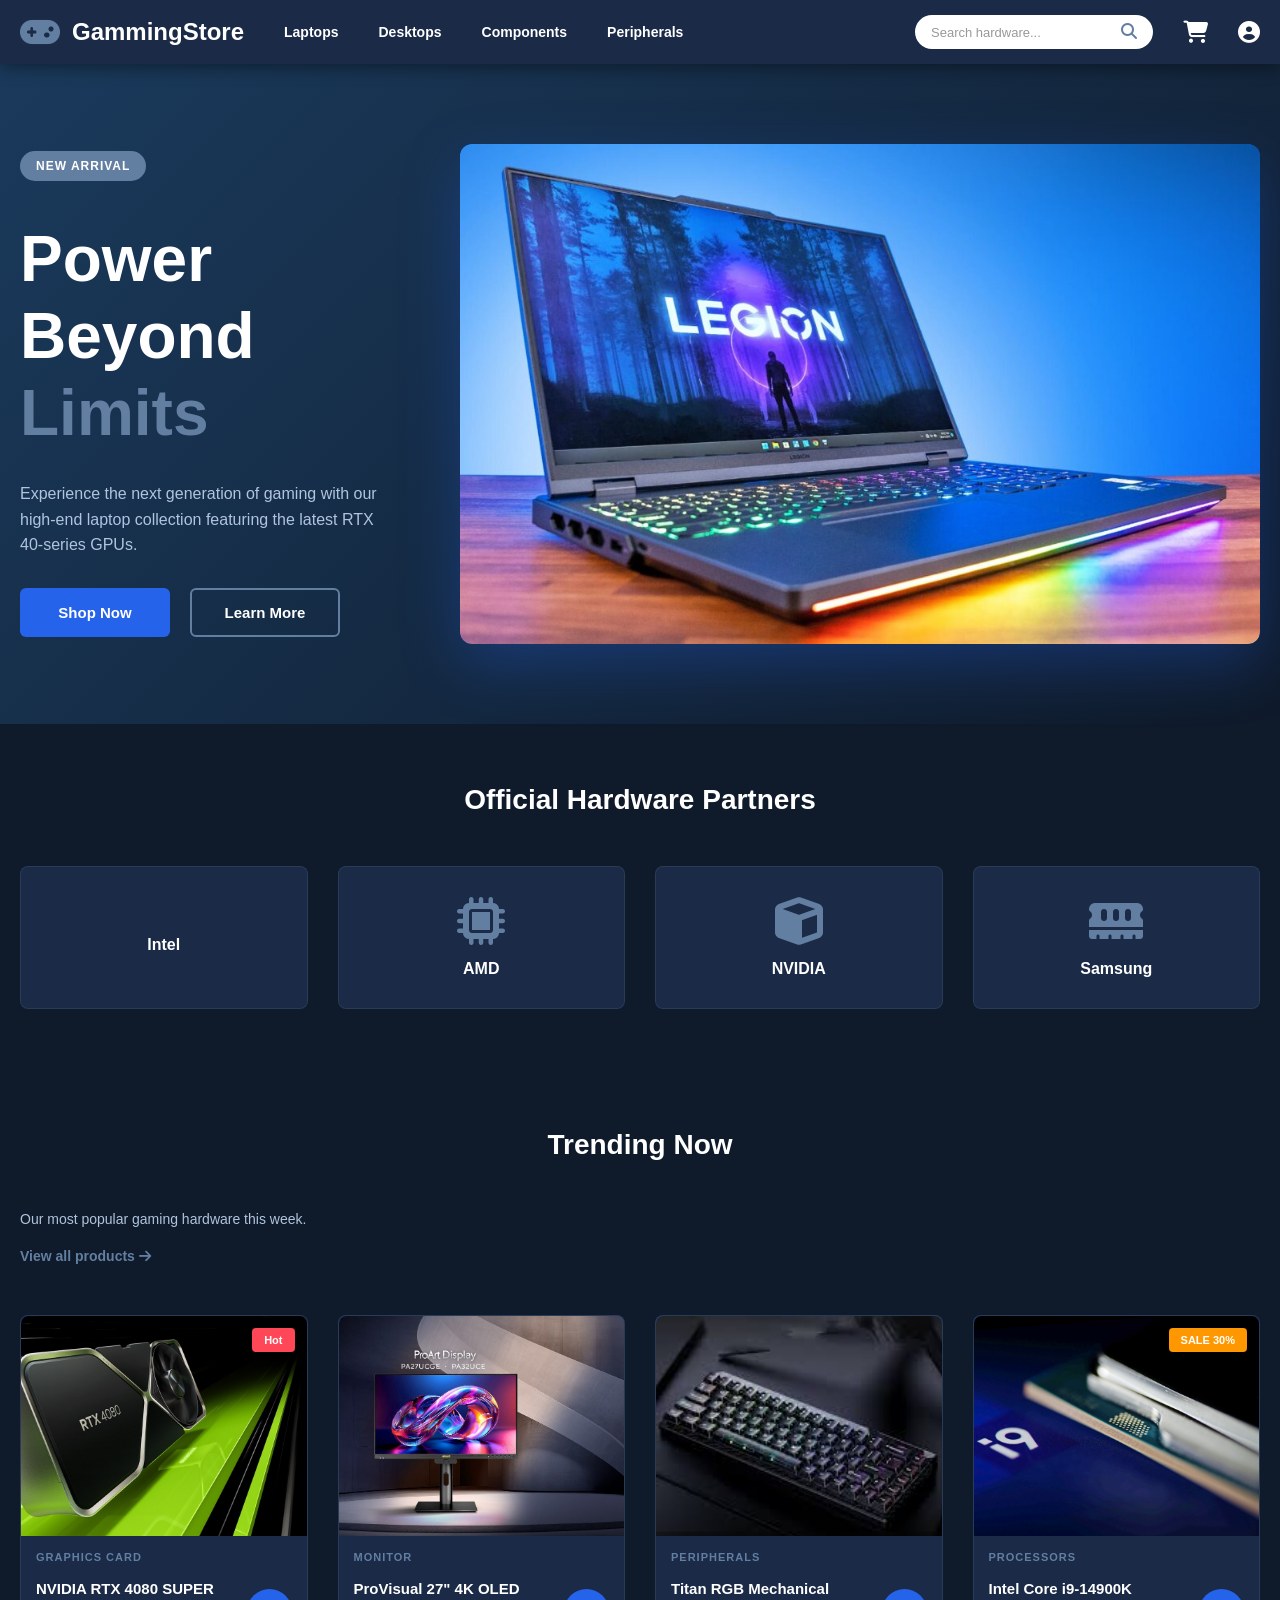
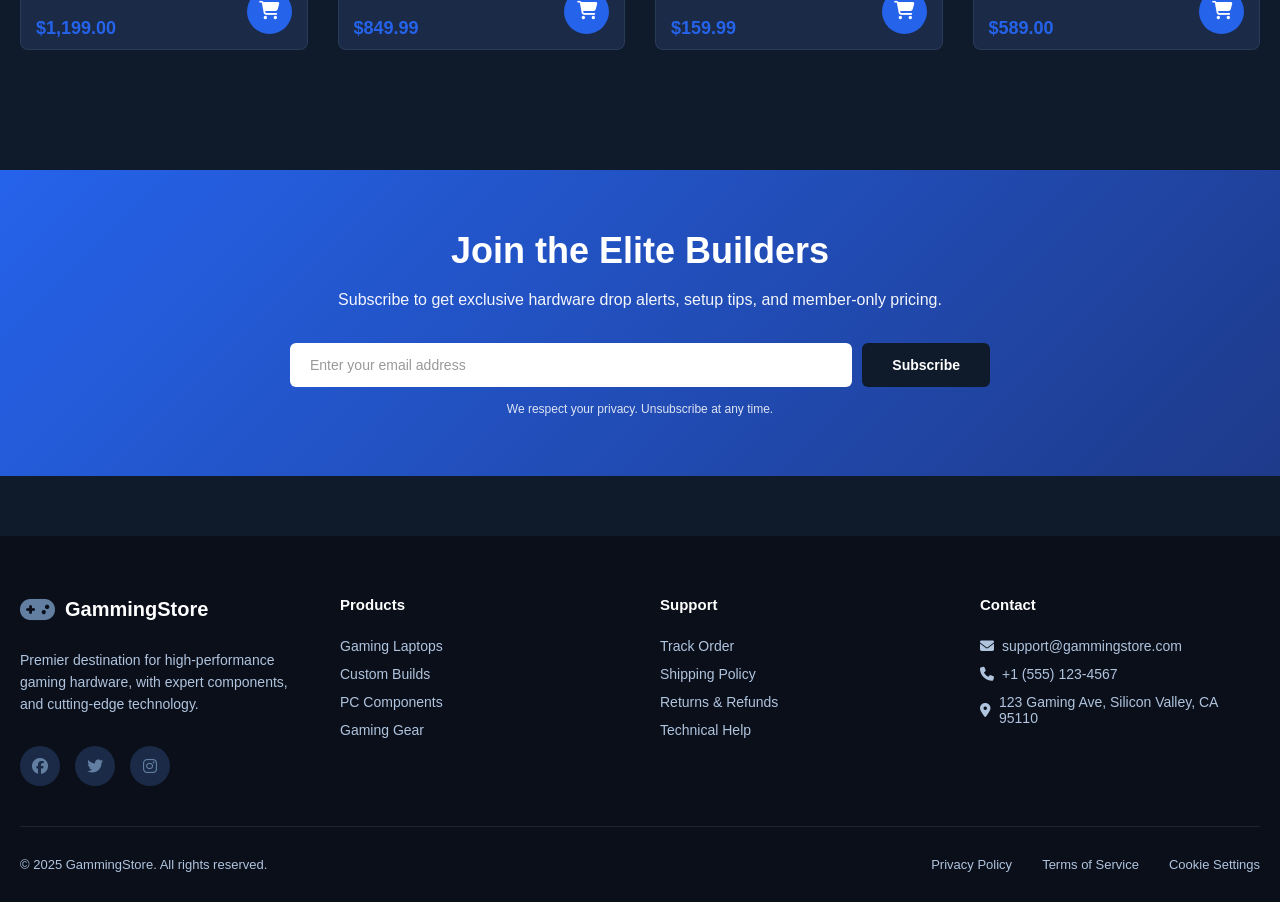
<file: GammingStore/Index.html>
<!DOCTYPE html>
<html lang="en">
<head>
    <meta charset="UTF-8">
    <meta name="viewport" content="width=device-width, initial-scale=1.0">
    <title>GammingStore - Gaming Hardware & Components</title>
    <link rel="stylesheet" href="GammingStore.css">
    <link rel="stylesheet" href="https://cdnjs.cloudflare.com/ajax/libs/font-awesome/6.4.0/css/all.min.css">
</head>
<body>
    <!-- Navigation Bar -->
    <section class="Header-Container">
        <div class="Nav-Wrapper">
            <nav class="Nav-Bar">
                <div class="Logo-Container">
                    <i class="fas fa-gamepad logo-icon"></i>
                    <h1 class="logo-text">GammingStore</h1>
                </div>
                <ul class="Nav-List">
                    <li><a href="#">Laptops</a></li>
                    <li><a href="#">Desktops</a></li>
                    <li><a href="#">Components</a></li>
                    <li><a href="#">Peripherals</a></li>
                </ul>
                <div class="Right-Section">
                    <div class="search-container">
                        <input type="text" class="search-bar" placeholder="Search hardware...">
                        <button class="search-btn">
                            <i class="fas fa-search"></i>
                        </button>
                    </div>
                    <a href="#" class="icon-link">
                        <i class="fas fa-shopping-cart"></i>
                    </a>
                    <a href="#" class="icon-link">
                        <i class="fas fa-user-circle"></i>
                    </a>
                </div>
            </nav>
        </div>
    </section>

    <!-- Hero Section -->
    <section class="Hero-Section">
        <div class="Hero-Content">
            <div class="Hero-Text">
                <span class="new-arrival-badge">NEW ARRIVAL</span>
                <h2 class="hero-title">Power<br>Beyond<br><span class="highlight">Limits</span></h2>
                <p class="hero-description">Experience the next generation of gaming with our high-end laptop collection featuring the latest RTX 40-series GPUs.</p>
                <div class="hero-buttons">
                    <button class="btn btn-primary">Shop Now</button>
                    <button class="btn btn-secondary">Learn More</button>
                </div>
            </div>
            <div class="Hero-Image">
                <div class="laptop-image">
                    <img src="img/Lenovo.jpg" alt="Gaming Laptop" class="hero-img">
                </div>
            </div>
        </div>
    </section>

    <!-- Official Partners Section -->
    <section class="Partners-Section">
        <h3 class="section-title">Official Hardware Partners</h3>
        <div class="Partners-Grid">
            <div class="partner-card">
                <i class="fab fa-intel"></i>
                <p>Intel</p>
            </div>
            <div class="partner-card">
                <i class="fas fa-microchip"></i>
                <p>AMD</p>
            </div>
            <div class="partner-card">
                <i class="fas fa-cube"></i>
                <p>NVIDIA</p>
            </div>
            <div class="partner-card">
                <i class="fas fa-memory"></i>
                <p>Samsung</p>
            </div>
        </div>
    </section>

    <!-- Trending Now Section -->
    <section class="Trending-Section">
        <div class="Trending-Header">
            <h3 class="section-title">Trending Now</h3>
            <p class="trending-subtitle">Our most popular gaming hardware this week.</p>
            <a href="#" class="view-all-link">View all products <i class="fas fa-arrow-right"></i></a>
        </div>
        <div class="Products-Grid">
            <div class="product-card">
                <div class="product-badge">Hot</div>
                <div class="product-image">
                    <img src="img/40.jpg" alt="" class="product-img" style="object-position: right center;">
                </div>
                <div class="product-category">GRAPHICS CARD</div>
                <h4 class="product-name">NVIDIA RTX 4080 SUPER</h4>
                <p class="product-price">$1,199.00</p>
                <button class="add-to-cart">
                    <i class="fas fa-shopping-cart"></i>
                </button>
            </div>

            <div class="product-card">
                <div class="product-image">
                    <img src="img/Display.jpg" alt="" class="product-img"style="object-position: right center;">
                </div>
                <div class="product-category">MONITOR</div>
                <h4 class="product-name">ProVisual 27" 4K OLED</h4>
                <p class="product-price">$849.99</p>
                <button class="add-to-cart">
                    <i class="fas fa-shopping-cart"></i>
                </button>
            </div>

            <div class="product-card">
                <div class="product-image">
                   <img src="img/keyboard.jpg" alt="" class="product-img"style="object-position: right center;">
                </div>
                <div class="product-category">PERIPHERALS</div>
                <h4 class="product-name">Titan RGB Mechanical</h4>
                <p class="product-price">$159.99</p>
                <button class="add-to-cart">
                    <i class="fas fa-shopping-cart"></i>
                </button>
            </div>

            <div class="product-card">
                <div class="product-badge sale">SALE 30%</div>
                <div class="product-image">
                  <img src="img/core.jpg" alt="" class="product-img"style="object-position: right center;">
                </div>
                <div class="product-category">PROCESSORS</div>
                <h4 class="product-name">Intel Core i9-14900K</h4>
                <p class="product-price">$589.00</p>
                <button class="add-to-cart">
                    <i class="fas fa-shopping-cart"></i>
                </button>
            </div>
        </div>
    </section>

    <!-- Newsletter Section -->
    <section class="Newsletter-Section">
        <div class="Newsletter-Content">
            <div class="Newsletter-Text">
                <h2>Join the Elite Builders</h2>
                <p>Subscribe to get exclusive hardware drop alerts, setup tips, and member-only pricing.</p>
            </div>
            <form class="newsletter-form">
                <input type="email" placeholder="Enter your email address" required>
                <button type="submit" class="subscribe-btn">Subscribe</button>
            </form>
            <p class="privacy-text">We respect your privacy. Unsubscribe at any time.</p>
        </div>
    </section>

    <!-- Footer -->
    <footer class="Footer">
        <div class="Footer-Content">
            <div class="footer-column">
                <div class="footer-logo">
                    <i class="fas fa-gamepad"></i>
                    <span>GammingStore</span>
                </div>
                <p class="footer-description">Premier destination for high-performance gaming hardware, with expert components, and cutting-edge technology.</p>
                <div class="social-links">
                    <a href="#"><i class="fab fa-facebook"></i></a>
                    <a href="#"><i class="fab fa-twitter"></i></a>
                    <a href="#"><i class="fab fa-instagram"></i></a>
                </div>
            </div>

            <div class="footer-column">
                <h4>Products</h4>
                <ul>
                    <li><a href="#">Gaming Laptops</a></li>
                    <li><a href="#">Custom Builds</a></li>
                    <li><a href="#">PC Components</a></li>
                    <li><a href="#">Gaming Gear</a></li>
                </ul>
            </div>

            <div class="footer-column">
                <h4>Support</h4>
                <ul>
                    <li><a href="#">Track Order</a></li>
                    <li><a href="#">Shipping Policy</a></li>
                    <li><a href="#">Returns & Refunds</a></li>
                    <li><a href="#">Technical Help</a></li>
                </ul>
            </div>

            <div class="footer-column">
                <h4>Contact</h4>
                <ul>
                    <li><a href="mailto:support@gammingstore.com"><i class="fas fa-envelope"></i> support@gammingstore.com</a></li>
                    <li><a href="tel:+1234567890"><i class="fas fa-phone"></i> +1 (555) 123-4567</a></li>
                    <li><a href="#"><i class="fas fa-map-marker-alt"></i> 123 Gaming Ave, Silicon Valley, CA 95110</a></li>
                </ul>
            </div>
        </div>

        <div class="Footer-Bottom">
            <p>&copy; 2025 GammingStore. All rights reserved.</p>
            <div class="footer-links">
                <a href="#">Privacy Policy</a>
                <a href="#">Terms of Service</a>
                <a href="#">Cookie Settings</a>
            </div>
        </div>
    </footer>
</body>
</html>
</file>
<file: GammingStore/GammingStore.css>
/* ===== GENERAL STYLES ===== */
* {
   margin: 0;
   padding: 0;
   box-sizing: border-box;
}

body {
   font-family: 'Segoe UI', Tahoma, Geneva, Verdana, sans-serif;
   background-color: #0f1a2a;
   color: #ffffff;
}

/* ===== HEADER & NAVIGATION ===== */
.Header-Container {
   width: 100%;
   background-color: #1a2a47;
   box-shadow: 0px 4px 16px rgba(0, 0, 0, 0.4);
   position: sticky;
   top: 0;
   z-index: 1000;
}

.Nav-Wrapper {
   max-width: 1400px;
   margin: 0 auto;
   padding: 0 20px;
}

.Nav-Bar {
   display: flex;
   align-items: center;
   justify-content: space-between;
   padding: 15px 0;
   gap: 40px;
}

.Logo-Container {
   display: flex;
   align-items: center;
   gap: 12px;
   flex-shrink: 0;
}

.logo-icon {
   font-size: 32px;
   color: #627fa2;
   transition: transform 0.3s ease, color 0.3s ease;
}

.logo-icon:hover {
   transform: rotate(10deg);
   color: #5a9fd4;
}

.logo-text {
   font-size: 24px;
   font-weight: bold;
   color: #ffffff;
}

.Nav-List {
   list-style: none;
   display: flex;
   gap: 40px;
   margin: 0;
   padding: 0;
   flex: 1;
}

.Nav-List li {
   display: inline-block;
}

.Nav-List a {
   text-decoration: none;
   font-size: 14px;
   font-weight: 600;
   color: #ffffff;
   transition: color 0.3s ease;
}

.Nav-List a:hover {
   color: #627fa2;
}

.Right-Section {
   display: flex;
   align-items: center;
   gap: 30px;
   flex-shrink: 0;
}

.search-container {
   display: flex;
   align-items: center;
   background-color: #ffffff;
   border-radius: 25px;
   padding: 8px 16px;
   gap: 10px;
   transition: box-shadow 0.3s ease;
}

.search-container:hover {
   box-shadow: 0px 4px 16px rgba(98, 127, 162, 0.3);
}

.search-bar {
   border: none;
   background: transparent;
   outline: none;
   width: 180px;
   font-size: 13px;
   color: #333;
   font-weight: 500;
}

.search-bar::placeholder {
   color: #999;
}

.search-bar:focus {
   width: 220px;
}

.search-btn {
   background: none;
   border: none;
   cursor: pointer;
   font-size: 16px;
   color: #627fa2;
   transition: color 0.3s ease, transform 0.3s ease;
}

.search-btn:hover {
   color: #333;
   transform: scale(1.1);
}

.icon-link {
   font-size: 22px;
   color: #ffffff;
   text-decoration: none;
   transition: color 0.3s ease, transform 0.3s ease;
   display: flex;
   align-items: center;
}

.icon-link:hover {
   color: #627fa2;
   transform: scale(1.15);
}

/* ===== HERO SECTION ===== */
.Hero-Section {
   background: linear-gradient(135deg, #1a3a5c 0%, #0f1a2a 100%);
   padding: 80px 20px;
   max-width: 1400px;
   margin: 0 auto;
}

.Hero-Content {
   display: flex;
   align-items: center;
   justify-content: space-between;
   gap: 60px;
}

.Hero-Text {
   flex: 1;
}

.new-arrival-badge {
   display: inline-block;
   background-color: #627fa2;
   color: #ffffff;
   padding: 8px 16px;
   border-radius: 20px;
   font-size: 12px;
   font-weight: bold;
   margin-bottom: 20px;
   text-transform: uppercase;
   letter-spacing: 1px;
}

.hero-title {
   font-size: 64px;
   font-weight: 800;
   line-height: 1.2;
   margin: 20px 0 30px;
   color: #ffffff;
}

.hero-title .highlight {
   color: #627fa2;
}

.hero-description {
   font-size: 16px;
   line-height: 1.6;
   color: #b0c4de;
   margin-bottom: 30px;
   max-width: 500px;
}

.hero-buttons {
   display: flex;
   gap: 20px;
}

.btn {
   width: 150px;
   overflow: hidden;
   padding: 14px 32px;
   border: none;
   border-radius: 6px;
   font-size: 15px;
   font-weight: 600;
   cursor: pointer;
   transition: all 0.3s ease;
}

.btn-primary {
   background-color: #2563eb;
   color: #ffffff;
}

.btn-primary:hover {
   background-color: #1d4ed8;
   transform: translateY(-2px);
   box-shadow: 0px 8px 20px rgba(37, 99, 235, 0.3);
}

.btn-secondary {
   background-color: transparent;
   color: #ffffff;
   border: 2px solid #627fa2;
}

.btn-secondary:hover {
   background-color: #627fa2;
   box-shadow: 0px 8px 20px rgba(98, 127, 162, 0.3);
}

.Hero-Image {
   flex: 1;
   display: flex;
   justify-content: center;
   align-items: center;
}

.laptop-image {
   width: 800px;
   height: 500px;
   background: linear-gradient(135deg, #2563eb 0%, #1e3a8a 100%);
   border-radius: 12px;
   display: flex;
   align-items: center;
   justify-content: center;
   font-size: 120px;
   box-shadow: 0px 20px 60px rgba(37, 99, 235, 0.3);
   transition: transform 0.3s ease;
   overflow: hidden;
}

.hero-img {
   width: 100%;
   height: 100%;
   object-fit: cover;
   border-radius: 12px;
}

.laptop-image:hover {
   transform: translateY(-10px);
}

/* ===== PARTNERS SECTION ===== */
.Partners-Section {
   background-color: #0f1a2a;
   padding: 60px 20px;
   max-width: 1400px;
   margin: 0 auto;
}

.section-title {
   font-size: 28px;
   font-weight: 700;
   text-align: center;
   margin-bottom: 50px;
   color: #ffffff;
}

.Partners-Grid {
   display: grid;
   grid-template-columns: repeat(auto-fit, minmax(200px, 1fr));
   gap: 30px;
}

.partner-card {
   background-color: #1a2a47;
   padding: 30px;
   border-radius: 8px;
   display: flex;
   flex-direction: column;
   align-items: center;
   justify-content: center;
   gap: 15px;
   transition: all 0.3s ease;
   border: 1px solid rgba(98, 127, 162, 0.2);
}

.partner-card:hover {
   border-color: #627fa2;
   transform: translateY(-5px);
   box-shadow: 0px 8px 20px rgba(98, 127, 162, 0.2);
}

.partner-card i {
   font-size: 48px;
   color: #627fa2;
   transition: color 0.3s ease;
}

.partner-card:hover i {
   color: #5a9fd4;
}

.partner-card p {
   font-size: 16px;
   font-weight: 600;
   color: #ffffff;
}

/* ===== TRENDING SECTION ===== */
.Trending-Section {
   background-color: #0f1a2a;
   padding: 60px 20px;
   max-width: 1400px;
   margin: 0 auto;
}

.Trending-Header {
   margin-bottom: 50px;
}

.trending-subtitle {
   font-size: 14px;
   color: #b0c4de;
   margin: 10px 0 20px;
}

.view-all-link {
   color: #627fa2;
   text-decoration: none;
   font-size: 14px;
   font-weight: 600;
   transition: color 0.3s ease;
}

.view-all-link:hover {
   color: #5a9fd4;
}

.Products-Grid {
   display: grid;
   grid-template-columns: repeat(auto-fit, minmax(240px, 3fr));
   gap: 30px;
}

.product-card {
   background-color: #1a2a47;
   border-radius: 8px;
   overflow: hidden;
   transition: all 0.3s ease;
   border: 1px solid rgba(98, 127, 162, 0.2);
   position: relative;
}

.product-card:hover {
   border-color: #627fa2;
   transform: translateY(-8px);
   box-shadow: 0px 12px 30px rgba(98, 127, 162, 0.2);
}

.product-badge {
   position: absolute;
   top: 12px;
   right: 12px;
   background-color: #ff4757;
   color: #ffffff;
   padding: 6px 12px;
   border-radius: 4px;
   font-size: 11px;
   font-weight: bold;
   z-index: 10;
}

.product-badge.sale {
   background-color: #ff9800;
}

.product-image {
   width: 100%;
   height: 220px;
   background: linear-gradient(135deg, #2563eb 0%, #1e3a8a 100%);
   overflow: hidden;
   position: relative;
}

.product-img {
   width: 100%;
   height: 100%;
   object-fit: cover;
   object-position: center center;  
   display: block;
}
.product-category {
   font-size: 11px;
   color: #627fa2;
   font-weight: 700;
   text-transform: uppercase;
   letter-spacing: 1px;
   padding: 15px 15px 5px;
}

.product-name {
   font-size: 15px;
   font-weight: 600;
   color: #ffffff;
   padding: 0 15px;
   min-height: 40px;
   display: flex;
   align-items: center;
}

.product-price {
   font-size: 18px;
   font-weight: 700;
   color: #2563eb;
   padding: 10px 15px;
}

.add-to-cart {
   width: 45px;
   height: 45px;
   background-color: #2563eb;
   color: #ffffff;
   border: none;
   border-radius: 50%;
   font-size: 18px;
   cursor: pointer;
   transition: all 0.3s ease;
   position: absolute;
   bottom: 15px;
   right: 15px;
}

.add-to-cart:hover {
   background-color: #1d4ed8;
   transform: scale(1.1);
}

/* ===== NEWSLETTER SECTION ===== */
.Newsletter-Section {
   background: linear-gradient(135deg, #2563eb 0%, #1e3a8a 100%);
   padding: 60px 20px;
   margin: 60px 0;
}

.Newsletter-Content {
   max-width: 700px;
   margin: 0 auto;
   text-align: center;
}

.Newsletter-Text h2 {
   font-size: 36px;
   font-weight: 700;
   margin-bottom: 15px;
}

.Newsletter-Text p {
   font-size: 16px;
   line-height: 1.6;
   margin-bottom: 30px;
   opacity: 0.95;
}

.newsletter-form {
   display: flex;
   gap: 10px;
   margin-bottom: 15px;
}

.newsletter-form input {
   flex: 1;
   padding: 14px 20px;
   border: none;
   border-radius: 6px;
   font-size: 14px;
   background-color: #ffffff;
   color: #333;
}

.newsletter-form input::placeholder {
   color: #999;
}

.subscribe-btn {
   padding: 14px 30px;
   background-color: #0f1a2a;
   color: #ffffff;
   border: none;
   border-radius: 6px;
   font-size: 14px;
   font-weight: 600;
   cursor: pointer;
   transition: all 0.3s ease;
}

.subscribe-btn:hover {
   background-color: #1a2a47;
   transform: translateY(-2px);
}

.privacy-text {
   font-size: 12px;
   opacity: 0.85;
}

/* ===== FOOTER ===== */
.Footer {
   background-color: #0a0f1a;
   padding: 60px 20px 30px;
}

.Footer-Content {
   max-width: 1400px;
   margin: 0 auto;
   display: grid;
   grid-template-columns: repeat(auto-fit, minmax(250px, 1fr));
   gap: 40px;
   margin-bottom: 40px;
}

.footer-column {
   display: flex;
   flex-direction: column;
   gap: 15px;
}

.footer-logo {
   display: flex;
   align-items: center;
   gap: 10px;
   font-size: 20px;
   font-weight: 700;
   margin-bottom: 10px;
}

.footer-logo i {
   color: #627fa2;
   font-size: 28px;
}

.footer-description {
   font-size: 14px;
   color: #b0c4de;
   line-height: 1.6;
   margin-bottom: 15px;
}

.social-links {
   display: flex;
   gap: 15px;
}

.social-links a {
   width: 40px;
   height: 40px;
   background-color: #1a2a47;
   color: #627fa2;
   display: flex;
   align-items: center;
   justify-content: center;
   border-radius: 50%;
   text-decoration: none;
   transition: all 0.3s ease;
}

.social-links a:hover {
   background-color: #627fa2;
   color: #ffffff;
}

.footer-column h4 {
   font-size: 15px;
   font-weight: 700;
   margin-bottom: 10px;
}

.footer-column ul {
   list-style: none;
   display: flex;
   flex-direction: column;
   gap: 12px;
}

.footer-column ul li a {
   text-decoration: none;
   color: #b0c4de;
   font-size: 14px;
   transition: color 0.3s ease;
   display: flex;
   align-items: center;
   gap: 8px;
}

.footer-column ul li a:hover {
   color: #627fa2;
}

.Footer-Bottom {
   max-width: 1400px;
   margin: 0 auto;
   padding-top: 30px;
   border-top: 1px solid rgba(98, 127, 162, 0.2);
   display: flex;
   justify-content: space-between;
   align-items: center;
   flex-wrap: wrap;
   gap: 20px;
}

.Footer-Bottom p {
   font-size: 13px;
   color: #b0c4de;
}

.footer-links {
   display: flex;
   gap: 30px;
}

.footer-links a {
   font-size: 13px;
   color: #b0c4de;
   text-decoration: none;
   transition: color 0.3s ease;
}

.footer-links a:hover {
   color: #627fa2;
}

/* ===== RESPONSIVE ===== */
@media (max-width: 768px) {
   .Nav-Bar {
      flex-direction: column;
      gap: 15px;
   }

   .Nav-List {
      flex-direction: column;
      gap: 15px;
   }

   .Hero-Content {
      flex-direction: column;
      gap: 30px;
   }

   .hero-title {
      font-size: 42px;
   }

   .hero-buttons {
      flex-direction: column;
   }

   .newsletter-form {
      flex-direction: column;
   }

   .Footer-Bottom {
      flex-direction: column;
      align-items: flex-start;
   }
}
</file>
